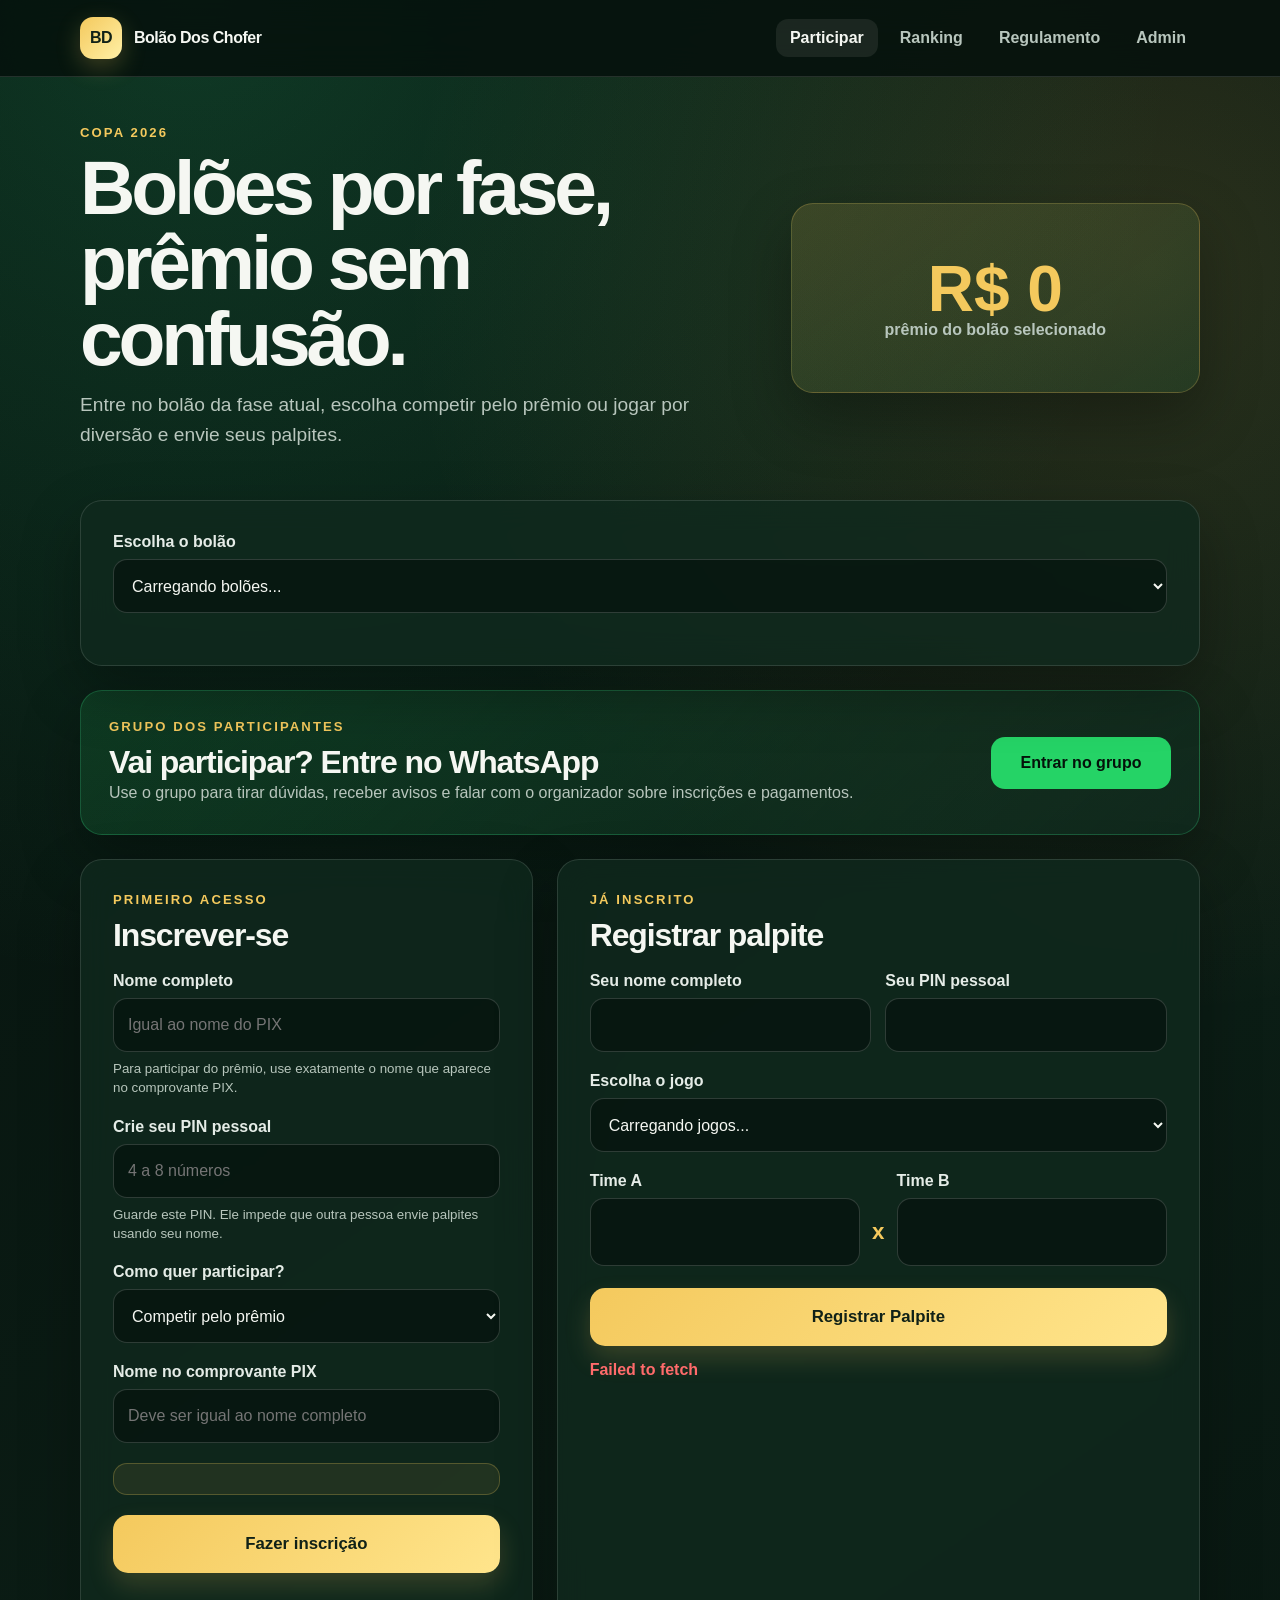
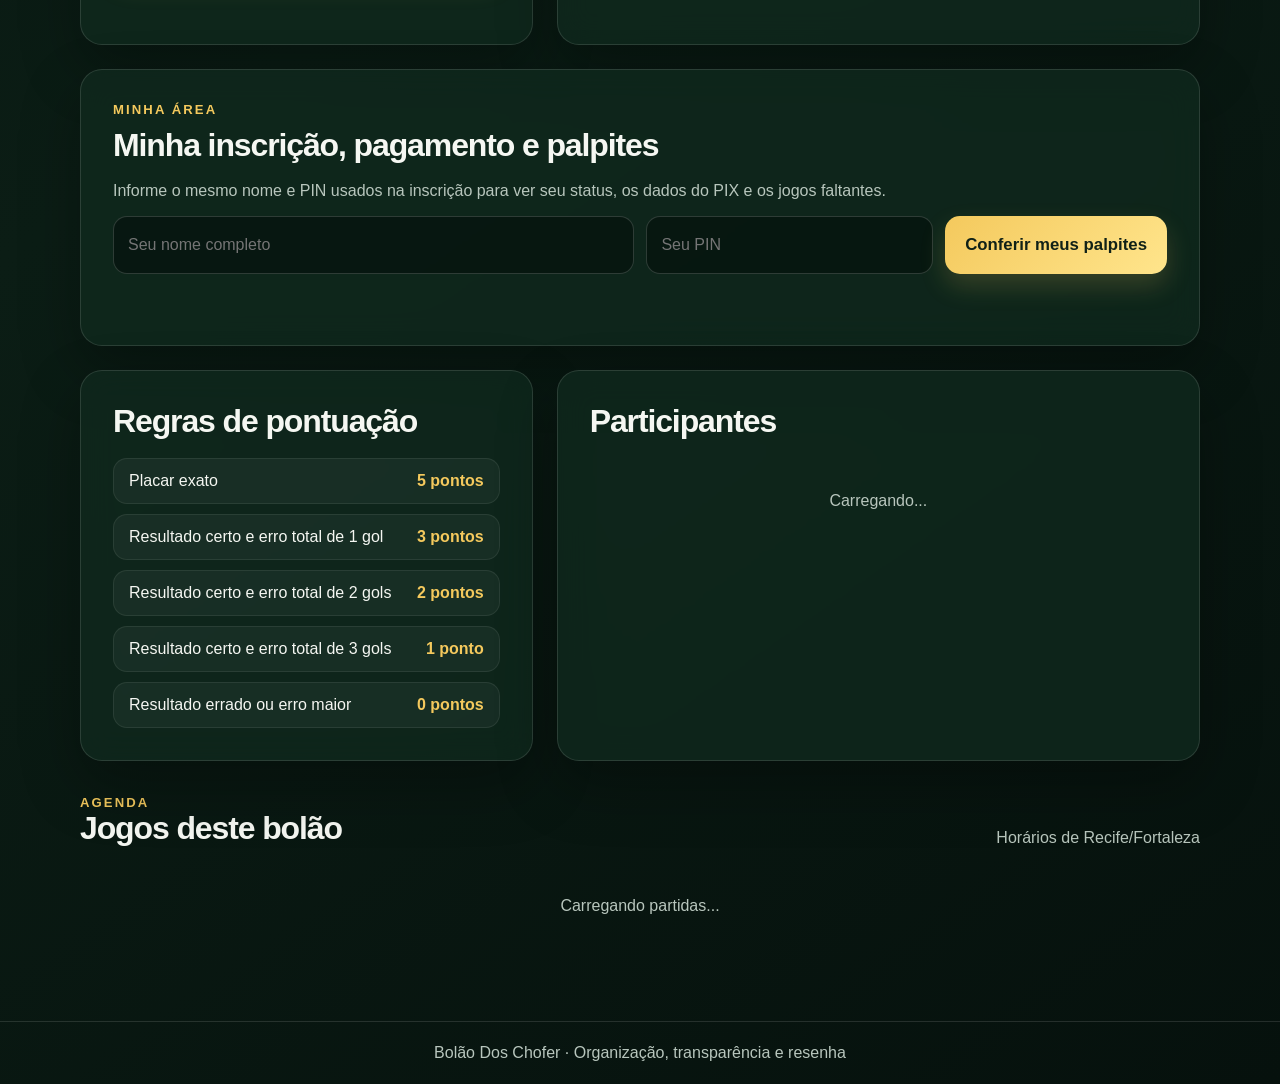
<file: index.html>
<!doctype html>
<html lang="pt-BR">
<head>
  <meta charset="utf-8">
  <meta name="viewport" content="width=device-width, initial-scale=1">
  <meta name="theme-color" content="#07140f">
  <title>Bolão Dos Chofer | Inscrição e palpites</title>
  <link rel="stylesheet" href="styles.css">
</head>
<body>
  <header class="site-header">
    <nav class="nav">
      <a class="brand" href="index.html"><span class="brand-mark">BD</span> Bolão Dos Chofer</a>
      <div class="nav-links">
        <a class="active" href="index.html">Participar</a>
        <a href="ranking.html">Ranking</a>
        <a href="regulamento.html">Regulamento</a>
        <a href="admin.html">Admin</a>
      </div>
    </nav>
  </header>

  <main class="container">
    <section class="hero">
      <div>
        <p class="eyebrow">Copa 2026</p>
        <h1>Bolões por fase, prêmio sem confusão.</h1>
        <p class="lead">Entre no bolão da fase atual, escolha competir pelo prêmio ou jogar por diversão e envie seus palpites.</p>
      </div>
      <div class="hero-score"><div><strong id="heroPrize">R$ 0</strong><span>prêmio do bolão selecionado</span></div></div>
    </section>

    <section class="card pool-selector">
      <div class="form-group">
        <label for="poolId">Escolha o bolão</label>
        <select id="poolId"><option value="">Carregando bolões...</option></select>
      </div>
      <div id="poolSummary" class="pool-summary"></div>
    </section>

    <aside class="whatsapp-card">
      <div>
        <p class="eyebrow">Grupo dos participantes</p>
        <h2>Vai participar? Entre no WhatsApp</h2>
        <p>Use o grupo para tirar dúvidas, receber avisos e falar com o organizador sobre inscrições e pagamentos.</p>
      </div>
      <a class="whatsapp-button" href="https://chat.whatsapp.com/BNcljh368CS6zEMuDwRXKo" target="_blank" rel="noopener noreferrer">Entrar no grupo</a>
    </aside>

    <div class="grid section-gap">
      <section class="card span-5">
        <p class="eyebrow">Primeiro acesso</p>
        <h2>Inscrever-se</h2>
        <form id="registrationForm" novalidate>
          <div class="form-group">
            <label for="registrationName">Nome completo</label>
            <input id="registrationName" maxlength="100" autocomplete="name" placeholder="Igual ao nome do PIX" required>
            <small>Para participar do prêmio, use exatamente o nome que aparece no comprovante PIX.</small>
          </div>
          <div class="form-group">
            <label for="registrationPin">Crie seu PIN pessoal</label>
            <input id="registrationPin" type="password" inputmode="numeric" minlength="4" maxlength="8" placeholder="4 a 8 números" required>
            <small>Guarde este PIN. Ele impede que outra pessoa envie palpites usando seu nome.</small>
          </div>
          <div class="form-group">
            <label for="mode">Como quer participar?</label>
            <select id="mode">
              <option value="PAGO">Competir pelo prêmio</option>
              <option value="DIVERSAO">Só por diversão</option>
            </select>
          </div>
          <div class="form-group" id="pixNameGroup">
            <label for="pixName">Nome no comprovante PIX</label>
            <input id="pixName" maxlength="100" placeholder="Deve ser igual ao nome completo">
          </div>
          <div id="pixInstructions" class="notice"></div>
          <button class="button" id="registerButton" type="submit">Fazer inscrição</button>
          <p class="status-line" id="registrationStatus" role="status"></p>
        </form>
      </section>

      <section class="card span-7">
        <p class="eyebrow">Já inscrito</p>
        <h2>Registrar palpite</h2>
        <form id="guessForm" novalidate>
          <div class="two-fields">
            <div class="form-group">
              <label for="name">Seu nome completo</label>
              <input id="name" maxlength="100" autocomplete="name" required>
            </div>
            <div class="form-group">
              <label for="participantPin">Seu PIN pessoal</label>
              <input id="participantPin" type="password" inputmode="numeric" minlength="4" maxlength="8" required>
            </div>
          </div>
          <div class="form-group">
            <label for="matchId">Escolha o jogo</label>
            <select id="matchId" required><option value="">Carregando jogos...</option></select>
          </div>
          <div class="score-inputs">
            <div><label id="labelTeamA" for="guessA">Time A</label><input id="guessA" type="number" min="0" max="99" step="1" inputmode="numeric" required></div>
            <span class="score-x">x</span>
            <div><label id="labelTeamB" for="guessB">Time B</label><input id="guessB" type="number" min="0" max="99" step="1" inputmode="numeric" required></div>
          </div>
          <div class="spacer"></div>
          <button class="button" id="submitButton" type="submit">Registrar Palpite</button>
          <p class="status-line" id="formStatus" role="status"></p>
        </form>
      </section>
    </div>

    <section class="card section-gap">
      <p class="eyebrow">Minha área</p>
      <h2>Minha inscrição, pagamento e palpites</h2>
      <p class="muted">Informe o mesmo nome e PIN usados na inscrição para ver seu status, os dados do PIX e os jogos faltantes.</p>
      <form id="dashboardForm" class="inline-form">
        <input id="dashboardName" maxlength="100" placeholder="Seu nome completo" required>
        <input id="dashboardPin" type="password" inputmode="numeric" minlength="4" maxlength="8" placeholder="Seu PIN" required>
        <button class="button" id="dashboardButton" type="submit">Conferir meus palpites</button>
      </form>
      <p class="status-line" id="dashboardStatus"></p>
      <div id="paymentPanel"></div>
      <div id="dashboardSummary"></div>
      <div id="myGuesses" class="match-list"></div>
    </section>

    <div class="grid section-gap">
      <aside class="card span-5">
        <h2>Regras de pontuação</h2>
        <div class="rules">
          <div class="rule"><span>Placar exato</span><strong>5 pontos</strong></div>
          <div class="rule"><span>Resultado certo e erro total de 1 gol</span><strong>3 pontos</strong></div>
          <div class="rule"><span>Resultado certo e erro total de 2 gols</span><strong>2 pontos</strong></div>
          <div class="rule"><span>Resultado certo e erro total de 3 gols</span><strong>1 ponto</strong></div>
          <div class="rule"><span>Resultado errado ou erro maior</span><strong>0 pontos</strong></div>
        </div>
      </aside>
      <section class="card span-7">
        <h2>Participantes</h2>
        <div id="participantList" class="participant-list"><div class="empty-state">Carregando...</div></div>
      </section>
    </div>

    <div class="section-heading"><div><p class="eyebrow">Agenda</p><h2>Jogos deste bolão</h2></div><p class="muted">Horários de Recife/Fortaleza</p></div>
    <section id="openMatches" class="match-list"><div class="empty-state">Carregando partidas...</div></section>
  </main>

  <footer class="footer">Bolão Dos Chofer · Organização, transparência e resenha</footer>
  <script src="config.js"></script>
  <script src="app.js"></script>
</body>
</html>
</file>
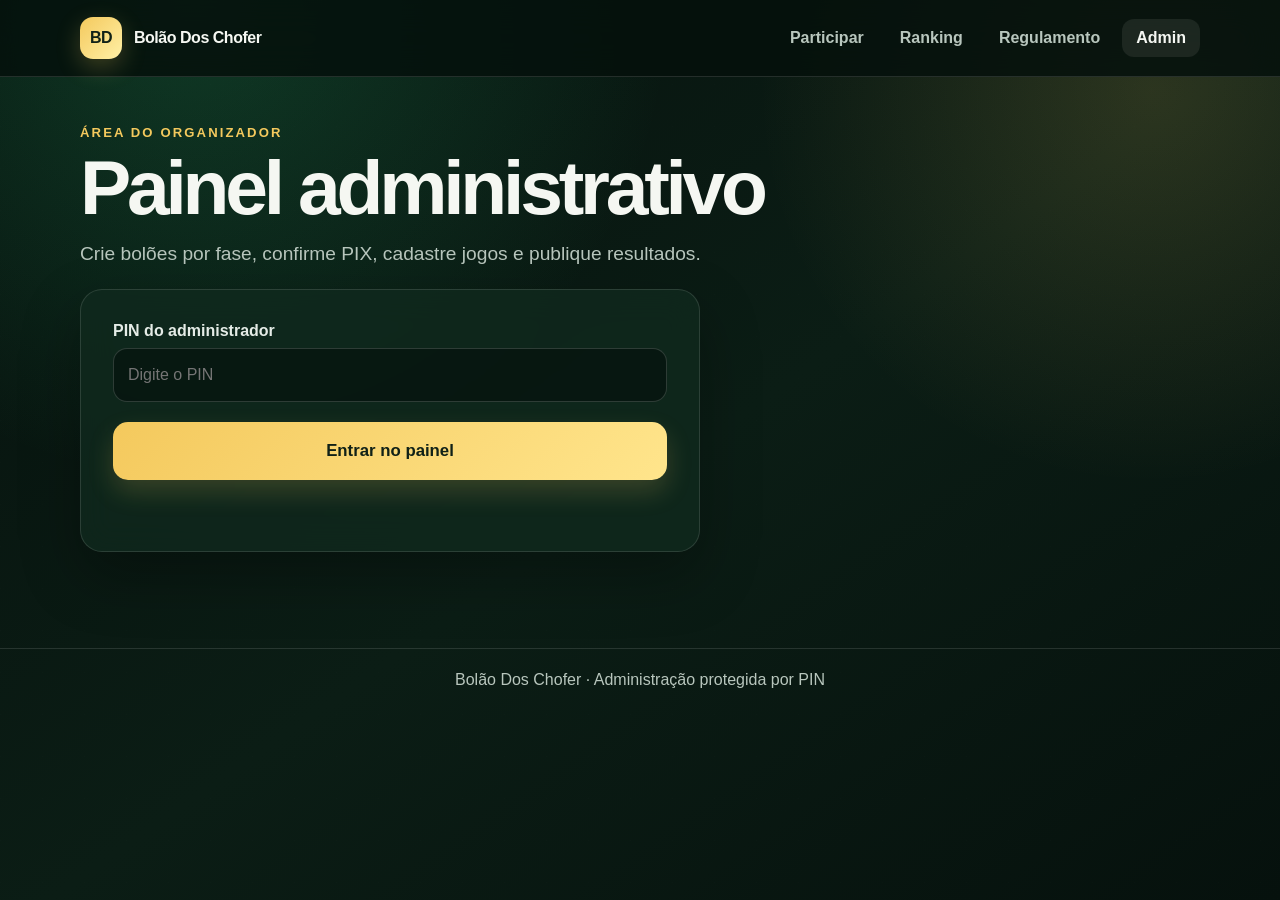
<file: admin.html>
<!doctype html>
<html lang="pt-BR">
<head>
  <meta charset="utf-8"><meta name="viewport" content="width=device-width, initial-scale=1">
  <meta name="theme-color" content="#07140f"><title>Bolão Dos Chofer | Administração</title>
  <link rel="stylesheet" href="styles.css">
</head>
<body>
  <header class="site-header"><nav class="nav">
    <a class="brand" href="index.html"><span class="brand-mark">BD</span> Bolão Dos Chofer</a>
    <div class="nav-links"><a href="index.html">Participar</a><a href="ranking.html">Ranking</a><a href="regulamento.html">Regulamento</a><a class="active" href="admin.html">Admin</a></div>
  </nav></header>
  <main class="container">
    <section><p class="eyebrow">Área do organizador</p><h1>Painel administrativo</h1><p class="lead">Crie bolões por fase, confirme PIX, cadastre jogos e publique resultados.</p></section>
    <section class="card pin-card">
      <div class="form-group"><label for="adminPin">PIN do administrador</label><input id="adminPin" type="password" inputmode="numeric" placeholder="Digite o PIN"></div>
      <button class="button" id="loadAdminButton" type="button">Entrar no painel</button>
      <p class="status-line" id="adminStatus"></p>
    </section>

    <div id="adminContent" hidden>
      <section class="card admin-pool-selector">
        <div class="form-group">
          <label for="adminPoolFilter">Administrando o bolão</label>
          <select id="adminPoolFilter"></select>
          <small>Jogos, resultados, inscrições, pagamentos e backup abaixo pertencem somente ao bolão selecionado.</small>
        </div>
        <button class="button secondary refresh-admin-button" id="refreshAdminButton" type="button">Atualizar dados</button>
      </section>

      <div class="admin-grid">
        <section class="card">
          <h2 id="poolFormTitle">Criar novo bolão</h2>
          <form id="poolForm">
            <input id="editingPoolId" type="hidden">
            <div class="form-group"><label for="poolName">Nome</label><input id="poolName" placeholder="Ex.: Bolão das Quartas" required></div>
            <div class="form-group"><label for="poolPhase">Fase</label><input id="poolPhase" placeholder="Ex.: Quartas de final" required></div>
            <div class="two-fields">
              <div class="form-group"><label for="poolFee">Inscrição (R$)</label><input id="poolFee" type="number" min="0" step="0.01" value="5" required><small>Use 0 para criar um bolão gratuito.</small></div>
              <div class="form-group"><label for="poolDeadline">Prazo para entrar</label><input id="poolDeadline" type="datetime-local" required><small>No gratuito, pode ser até o fim da fase. No pago, deve ser antes do primeiro jogo.</small></div>
            </div>
            <div class="form-group"><label for="pixKey">Chave PIX</label><input id="pixKey" placeholder="CPF, telefone, e-mail ou aleatória"></div>
            <div class="form-group"><label for="pixOwner">Titular do PIX</label><input id="pixOwner" placeholder="Nome do recebedor"></div>
            <button class="button" id="poolSubmitButton" type="submit">Criar Bolão</button>
            <button class="button secondary form-cancel" id="cancelPoolEdit" type="button" hidden>Cancelar edição</button>
            <p class="status-line" id="poolStatus"></p>
          </form>
        </section>

        <section class="card">
          <h2 id="matchFormTitle">Cadastrar jogo</h2>
          <form id="matchForm">
            <input id="editingMatchId" type="hidden">
            <div class="form-group"><label for="matchPoolId">Bolão</label><select id="matchPoolId"></select></div>
            <div class="form-group"><label for="phase">Fase</label><input id="phase" required></div>
            <div class="two-fields">
              <div class="form-group"><label for="teamA">Time A</label><input id="teamA" list="knownTeams" required></div>
              <div class="form-group"><label for="teamB">Time B</label><input id="teamB" list="knownTeams" required></div>
            </div>
            <datalist id="knownTeams"></datalist>
            <div class="form-group"><label for="matchDate">Data e hora</label><input id="matchDate" type="datetime-local" required></div>
            <div id="matchRuleNotice" class="notice compact-notice"></div>
            <button class="button" id="matchSubmitButton" type="submit">Cadastrar Jogo</button>
            <button class="button secondary form-cancel" id="cancelMatchEdit" type="button" hidden>Cancelar edição</button>
            <p class="status-line" id="matchStatus"></p>
          </form>
        </section>
      </div>

      <div class="admin-grid section-gap">
        <section class="card">
          <h2>Lançar resultado</h2>
          <form id="resultForm">
            <div class="form-group"><label for="resultMatchId">Jogo</label><select id="resultMatchId"></select></div>
            <div class="score-inputs">
              <div><label id="resultLabelA" for="resultA">Time A</label><input id="resultA" type="number" min="0" max="99" required></div>
              <span class="score-x">x</span>
              <div><label id="resultLabelB" for="resultB">Time B</label><input id="resultB" type="number" min="0" max="99" required></div>
            </div>
            <div class="spacer"></div><button class="button" type="submit">Publicar Resultado</button><p class="status-line" id="resultStatus"></p>
          </form>
        </section>
        <section class="card">
          <h2>Bolões cadastrados</h2>
          <div id="poolAdminList" class="participant-list"></div>
        </section>
      </div>

      <div class="section-heading"><div><p class="eyebrow">Correções</p><h2>Jogos cadastrados</h2></div></div>
      <div id="matchAdminList" class="match-list"></div>

      <div class="section-heading"><div><p class="eyebrow">Segurança</p><h2>Backup e histórico</h2></div></div>
      <section class="card">
        <p class="muted">O backup CSV baixa uma cópia dos bolões, inscrições, jogos, palpites e pagamentos para seu computador.</p>
        <button class="button" id="backupButton" type="button">Baixar backup CSV</button>
        <div id="auditList" class="audit-list"></div>
      </section>

      <div class="section-heading"><div><p class="eyebrow">Conferência e suporte</p><h2>Inscrições e pagamentos</h2></div></div>
      <div class="notice compact-notice">Participantes sem PIX confirmado podem palpitar, mas ficam fora da disputa do prêmio até você confirmar o recebimento. Confirmar o PIX aprova automaticamente a inscrição paga.</div>
      <div class="filter-bar"><label for="adminParticipantFilter">Localizar participante</label><input id="adminParticipantFilter" type="search" placeholder="Digite o nome"></div>
      <div class="table-wrap"><table><thead><tr><th>Bolão</th><th>Nome da inscrição</th><th>Nome no PIX</th><th>Cadastro</th><th>Pagamento</th><th>Ação</th></tr></thead><tbody id="paymentBody"></tbody></table></div>
    </div>
  </main>

  <dialog class="confirm-dialog" id="actionConfirmDialog">
    <div class="confirm-dialog-content">
      <span class="confirm-dialog-icon" id="confirmDialogIcon">!</span>
      <h2 id="confirmDialogTitle">Confirmar ação</h2>
      <p id="confirmDialogMessage"></p>
      <div class="confirm-dialog-verification" id="confirmDialogVerification" hidden>
        <label for="confirmDialogInput">Digite o nome exato para confirmar</label>
        <input id="confirmDialogInput" autocomplete="off">
        <small id="confirmDialogHint"></small>
        <p class="status-line error" id="confirmDialogError"></p>
      </div>
      <div class="confirm-dialog-actions">
        <button class="button secondary" id="confirmDialogCancel" type="button">Voltar</button>
        <button class="button" id="confirmDialogAccept" type="button">Confirmar</button>
      </div>
    </div>
  </dialog>
  <div class="admin-toast" id="adminToast" role="status" aria-live="polite"></div>

  <footer class="footer">Bolão Dos Chofer · Administração protegida por PIN</footer>
  <script src="config.js"></script><script src="admin.js"></script>
</body>
</html>
</file>
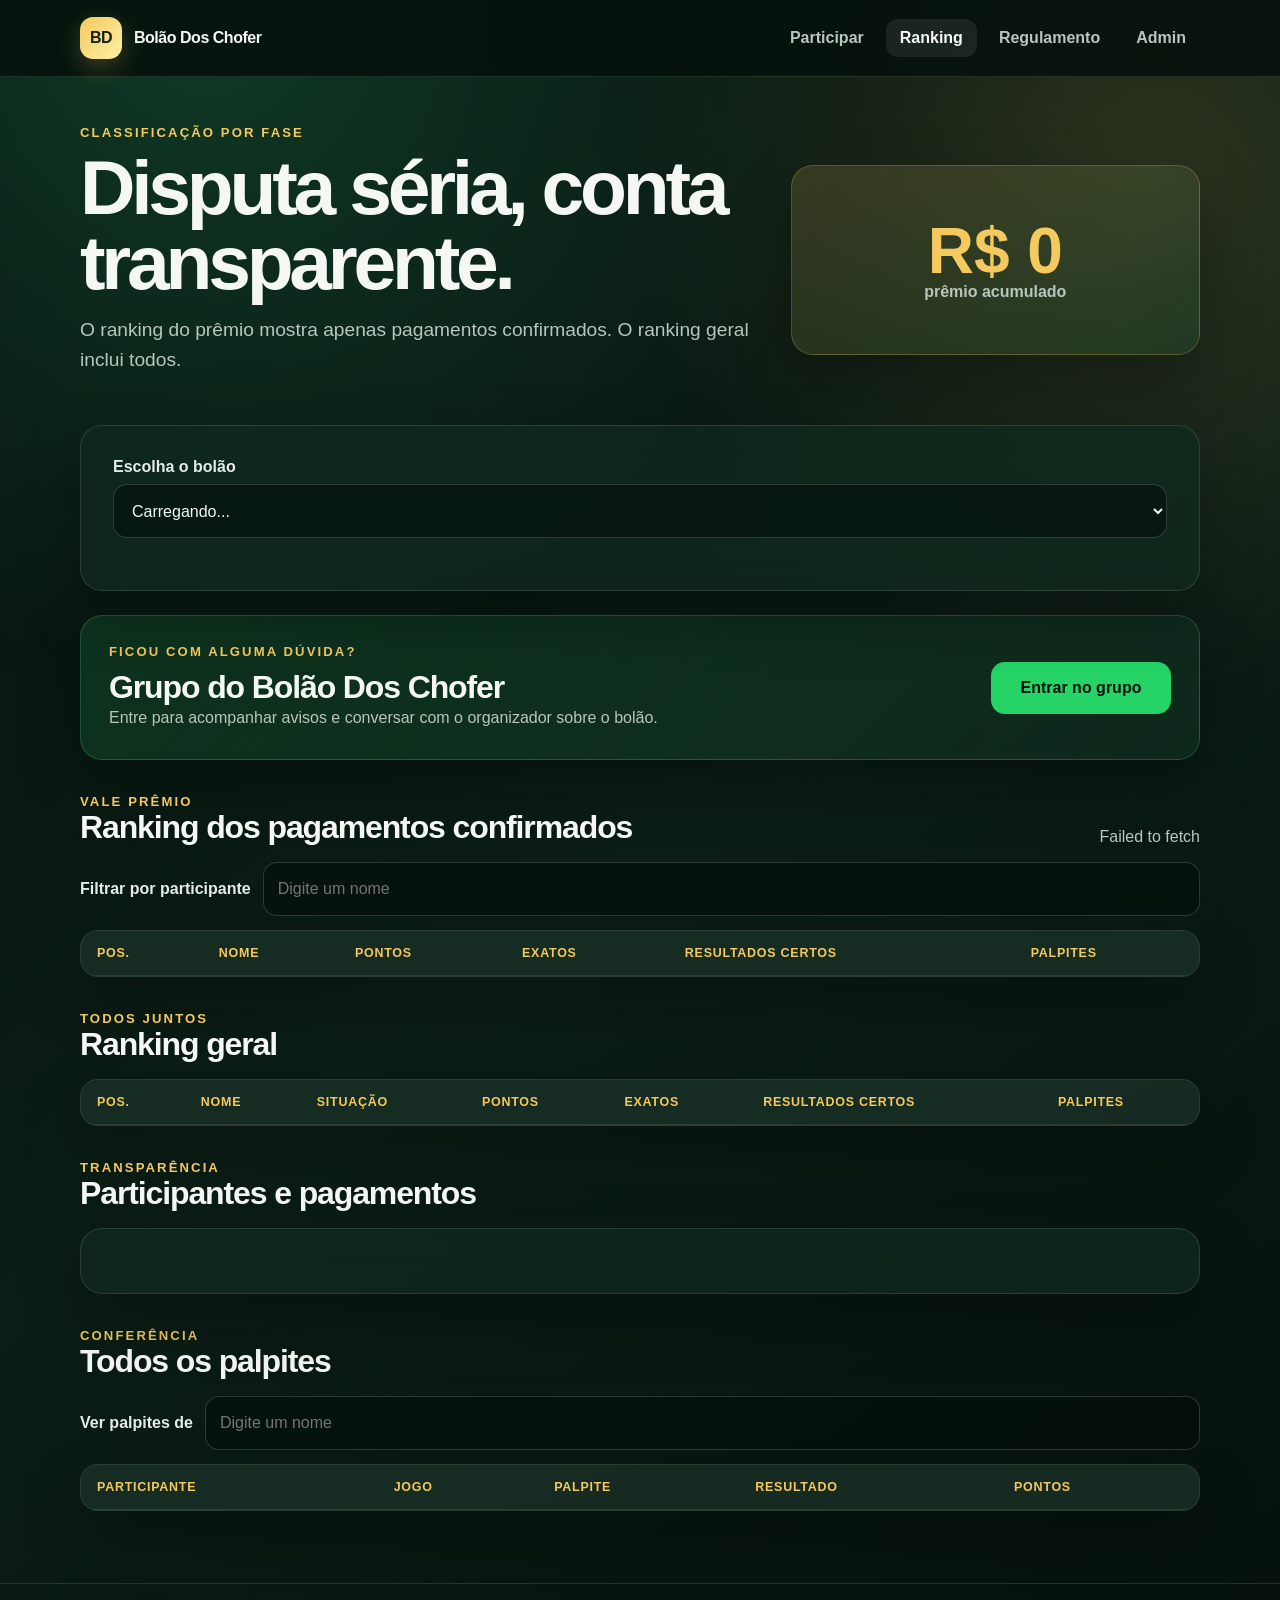
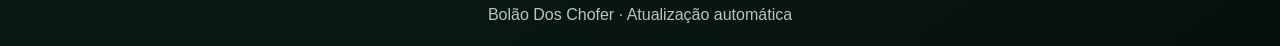
<file: ranking.html>
<!doctype html>
<html lang="pt-BR">
<head>
  <meta charset="utf-8"><meta name="viewport" content="width=device-width, initial-scale=1">
  <meta name="theme-color" content="#07140f"><title>Bolão Dos Chofer | Ranking</title>
  <link rel="stylesheet" href="styles.css">
</head>
<body>
  <header class="site-header"><nav class="nav">
    <a class="brand" href="index.html"><span class="brand-mark">BD</span> Bolão Dos Chofer</a>
    <div class="nav-links"><a href="index.html">Participar</a><a class="active" href="ranking.html">Ranking</a><a href="regulamento.html">Regulamento</a><a href="admin.html">Admin</a></div>
  </nav></header>
  <main class="container">
    <section class="hero">
      <div><p class="eyebrow">Classificação por fase</p><h1>Disputa séria, conta transparente.</h1><p class="lead">O ranking do prêmio mostra apenas pagamentos confirmados. O ranking geral inclui todos.</p></div>
      <div class="hero-score"><div><strong id="prizeValue">R$ 0</strong><span>prêmio acumulado</span></div></div>
    </section>
    <section class="card pool-selector">
      <div class="form-group"><label for="poolId">Escolha o bolão</label><select id="poolId"><option>Carregando...</option></select></div>
      <div id="poolSummary" class="pool-summary"></div>
    </section>

    <aside class="whatsapp-card">
      <div>
        <p class="eyebrow">Ficou com alguma dúvida?</p>
        <h2>Grupo do Bolão Dos Chofer</h2>
        <p>Entre para acompanhar avisos e conversar com o organizador sobre o bolão.</p>
      </div>
      <a class="whatsapp-button" href="https://chat.whatsapp.com/BNcljh368CS6zEMuDwRXKo" target="_blank" rel="noopener noreferrer">Entrar no grupo</a>
    </aside>

    <div class="section-heading"><div><p class="eyebrow">Vale prêmio</p><h2>Ranking dos pagamentos confirmados</h2></div><p id="refreshStatus" class="muted">Carregando...</p></div>
    <div class="filter-bar"><label for="rankingFilter">Filtrar por participante</label><input id="rankingFilter" type="search" placeholder="Digite um nome"></div>
    <div class="table-wrap"><table><thead><tr><th>Pos.</th><th>Nome</th><th>Pontos</th><th>Exatos</th><th>Resultados certos</th><th>Palpites</th></tr></thead><tbody id="paidRankingBody"></tbody></table></div>

    <div class="section-heading"><div><p class="eyebrow">Todos juntos</p><h2>Ranking geral</h2></div></div>
    <div class="table-wrap"><table><thead><tr><th>Pos.</th><th>Nome</th><th>Situação</th><th>Pontos</th><th>Exatos</th><th>Resultados certos</th><th>Palpites</th></tr></thead><tbody id="generalRankingBody"></tbody></table></div>

    <div class="section-heading"><div><p class="eyebrow">Transparência</p><h2>Participantes e pagamentos</h2></div></div>
    <div id="participantList" class="participant-list card"></div>

    <div class="section-heading"><div><p class="eyebrow">Conferência</p><h2>Todos os palpites</h2></div></div>
    <div class="filter-bar"><label for="guessFilter">Ver palpites de</label><input id="guessFilter" type="search" placeholder="Digite um nome"></div>
    <div class="table-wrap"><table><thead><tr><th>Participante</th><th>Jogo</th><th>Palpite</th><th>Resultado</th><th>Pontos</th></tr></thead><tbody id="guessesBody"></tbody></table></div>
  </main>
  <footer class="footer">Bolão Dos Chofer · Atualização automática</footer>
  <script src="config.js"></script><script src="ranking.js"></script>
</body>
</html>
</file>
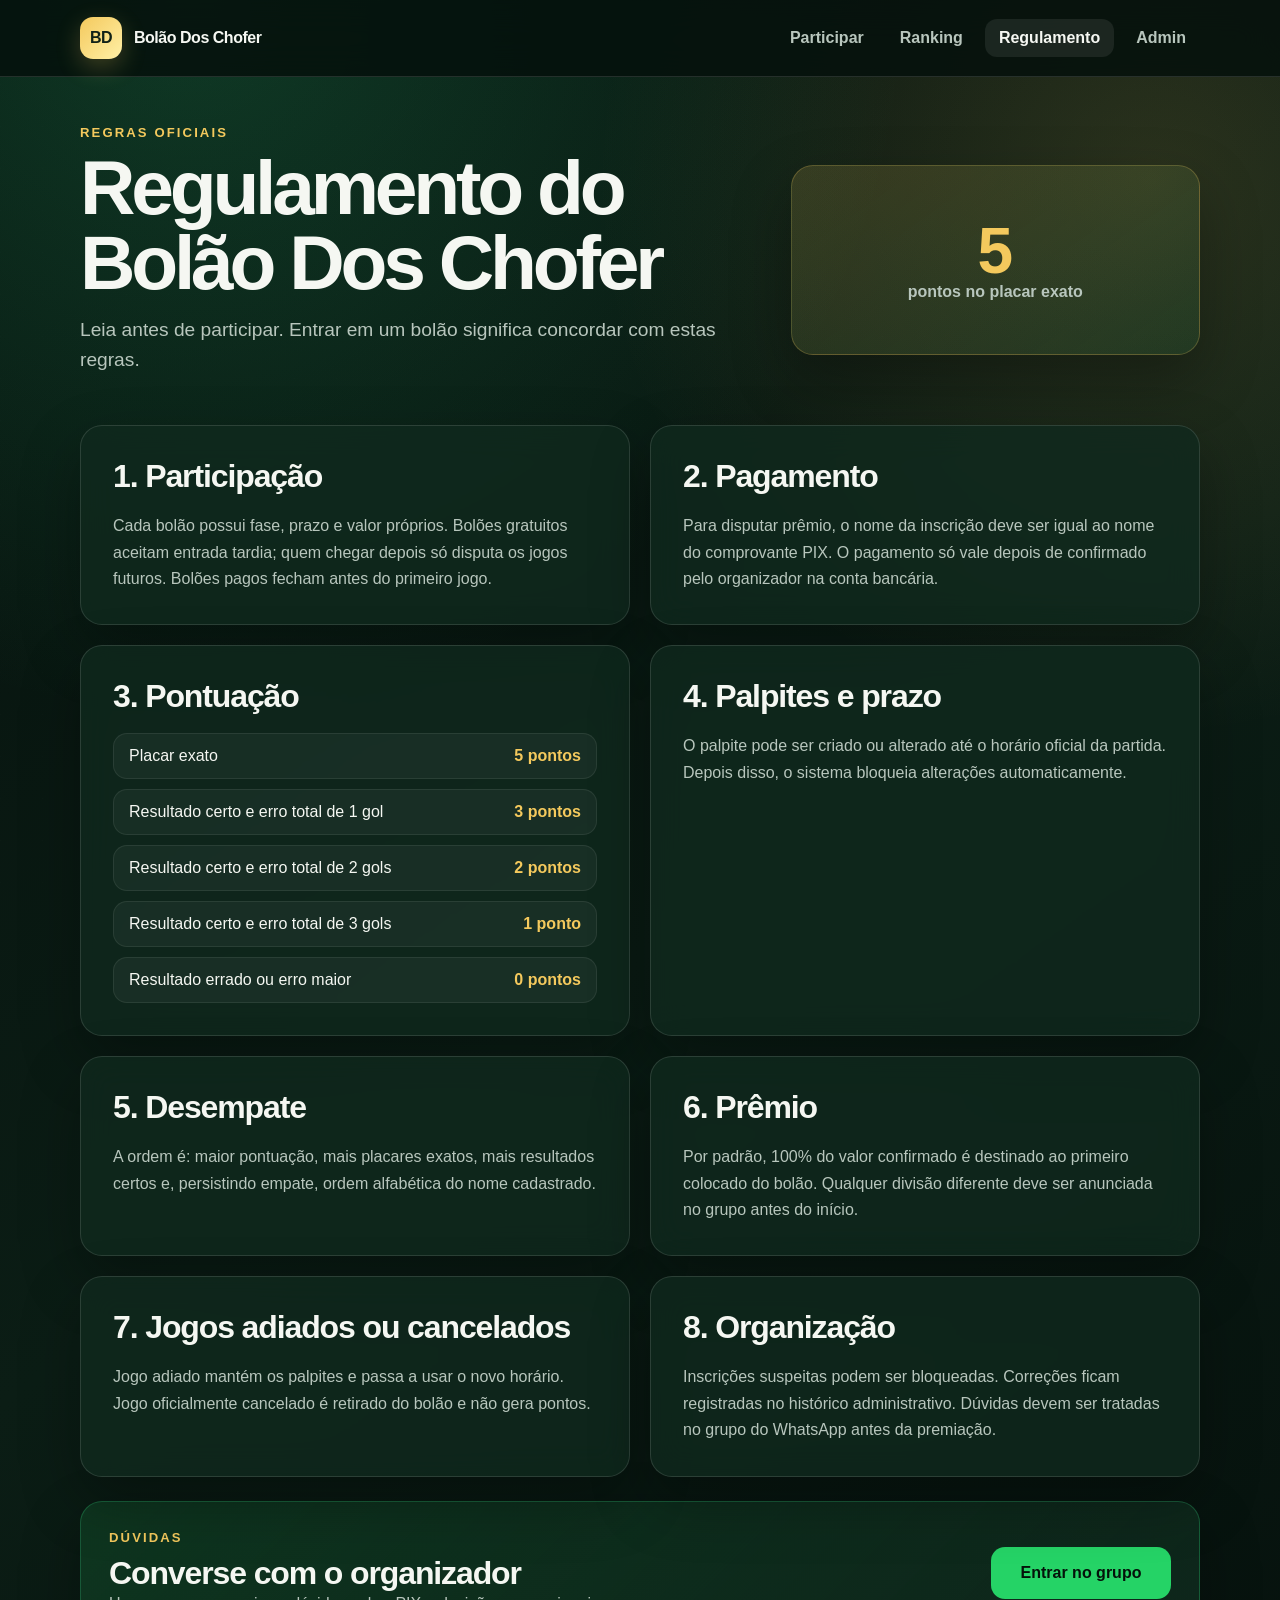
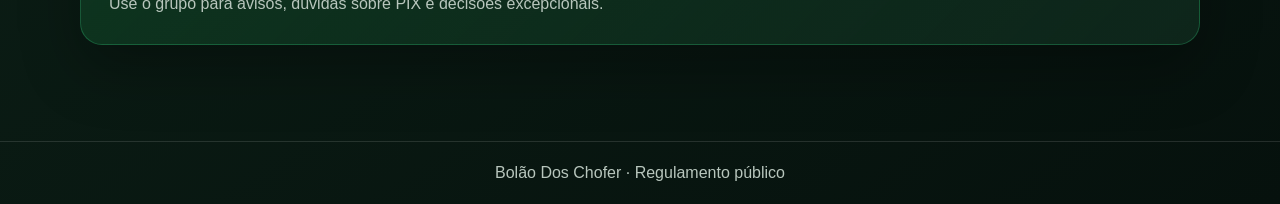
<file: regulamento.html>
<!doctype html>
<html lang="pt-BR">
<head>
  <meta charset="utf-8">
  <meta name="viewport" content="width=device-width, initial-scale=1">
  <meta name="theme-color" content="#07140f">
  <title>Bolão Dos Chofer | Regulamento</title>
  <link rel="stylesheet" href="styles.css">
</head>
<body>
  <header class="site-header">
    <nav class="nav">
      <a class="brand" href="index.html"><span class="brand-mark">BD</span> Bolão Dos Chofer</a>
      <div class="nav-links">
        <a href="index.html">Participar</a>
        <a href="ranking.html">Ranking</a>
        <a class="active" href="regulamento.html">Regulamento</a>
        <a href="admin.html">Admin</a>
      </div>
    </nav>
  </header>
  <main class="container rules-page">
    <section class="hero">
      <div>
        <p class="eyebrow">Regras oficiais</p>
        <h1>Regulamento do Bolão Dos Chofer</h1>
        <p class="lead">Leia antes de participar. Entrar em um bolão significa concordar com estas regras.</p>
      </div>
      <div class="hero-score"><div><strong>5</strong><span>pontos no placar exato</span></div></div>
    </section>

    <section class="rules-grid">
      <article class="card"><h2>1. Participação</h2><p>Cada bolão possui fase, prazo e valor próprios. Bolões gratuitos aceitam entrada tardia; quem chegar depois só disputa os jogos futuros. Bolões pagos fecham antes do primeiro jogo.</p></article>
      <article class="card"><h2>2. Pagamento</h2><p>Para disputar prêmio, o nome da inscrição deve ser igual ao nome do comprovante PIX. O pagamento só vale depois de confirmado pelo organizador na conta bancária.</p></article>
      <article class="card"><h2>3. Pontuação</h2><div class="rules">
        <div class="rule"><span>Placar exato</span><strong>5 pontos</strong></div>
        <div class="rule"><span>Resultado certo e erro total de 1 gol</span><strong>3 pontos</strong></div>
        <div class="rule"><span>Resultado certo e erro total de 2 gols</span><strong>2 pontos</strong></div>
        <div class="rule"><span>Resultado certo e erro total de 3 gols</span><strong>1 ponto</strong></div>
        <div class="rule"><span>Resultado errado ou erro maior</span><strong>0 pontos</strong></div>
      </div></article>
      <article class="card"><h2>4. Palpites e prazo</h2><p>O palpite pode ser criado ou alterado até o horário oficial da partida. Depois disso, o sistema bloqueia alterações automaticamente.</p></article>
      <article class="card"><h2>5. Desempate</h2><p>A ordem é: maior pontuação, mais placares exatos, mais resultados certos e, persistindo empate, ordem alfabética do nome cadastrado.</p></article>
      <article class="card"><h2>6. Prêmio</h2><p>Por padrão, 100% do valor confirmado é destinado ao primeiro colocado do bolão. Qualquer divisão diferente deve ser anunciada no grupo antes do início.</p></article>
      <article class="card"><h2>7. Jogos adiados ou cancelados</h2><p>Jogo adiado mantém os palpites e passa a usar o novo horário. Jogo oficialmente cancelado é retirado do bolão e não gera pontos.</p></article>
      <article class="card"><h2>8. Organização</h2><p>Inscrições suspeitas podem ser bloqueadas. Correções ficam registradas no histórico administrativo. Dúvidas devem ser tratadas no grupo do WhatsApp antes da premiação.</p></article>
    </section>

    <aside class="whatsapp-card">
      <div><p class="eyebrow">Dúvidas</p><h2>Converse com o organizador</h2><p>Use o grupo para avisos, dúvidas sobre PIX e decisões excepcionais.</p></div>
      <a class="whatsapp-button" href="https://chat.whatsapp.com/BNcljh368CS6zEMuDwRXKo" target="_blank" rel="noopener noreferrer">Entrar no grupo</a>
    </aside>
  </main>
  <footer class="footer">Bolão Dos Chofer · Regulamento público</footer>
</body>
</html>
</file>
<file: styles.css>
:root {
  --bg: #07140f;
  --bg-soft: #0d2118;
  --card: rgba(16, 42, 30, 0.78);
  --card-strong: rgba(13, 35, 25, 0.96);
  --line: rgba(255, 255, 255, 0.12);
  --text: #f5f7f2;
  --muted: #b8c6bd;
  --gold: #f4c95d;
  --gold-dark: #c89522;
  --green: #32d583;
  --danger: #ff6b6b;
  --shadow: 0 24px 60px rgba(0, 0, 0, 0.3);
  --radius: 22px;
}

* {
  box-sizing: border-box;
}

html {
  scroll-behavior: smooth;
}

body {
  margin: 0;
  min-height: 100vh;
  color: var(--text);
  font-family: Inter, "Segoe UI", Arial, sans-serif;
  background:
    radial-gradient(circle at 15% 0%, rgba(50, 213, 131, 0.2), transparent 34%),
    radial-gradient(circle at 90% 10%, rgba(244, 201, 93, 0.14), transparent 28%),
    linear-gradient(145deg, #06110d 0%, #0b1d15 52%, #06110d 100%);
}

body::before {
  position: fixed;
  inset: 0;
  z-index: -1;
  content: "";
  opacity: 0.18;
  background-image:
    linear-gradient(rgba(255, 255, 255, 0.04) 1px, transparent 1px),
    linear-gradient(90deg, rgba(255, 255, 255, 0.04) 1px, transparent 1px);
  background-size: 42px 42px;
}

a {
  color: inherit;
}

.site-header {
  position: sticky;
  top: 0;
  z-index: 10;
  border-bottom: 1px solid var(--line);
  background: rgba(5, 17, 12, 0.86);
  backdrop-filter: blur(18px);
}

.nav {
  width: min(1120px, calc(100% - 32px));
  min-height: 76px;
  margin: auto;
  display: flex;
  align-items: center;
  justify-content: space-between;
  gap: 20px;
}

.brand {
  display: flex;
  align-items: center;
  gap: 12px;
  text-decoration: none;
  font-weight: 900;
  letter-spacing: -0.03em;
}

.brand-mark {
  width: 42px;
  height: 42px;
  display: grid;
  place-items: center;
  color: #102117;
  border-radius: 13px;
  background: linear-gradient(135deg, var(--gold), #fff0a6);
  box-shadow: 0 8px 24px rgba(244, 201, 93, 0.24);
}

.nav-links {
  display: flex;
  gap: 8px;
}

.nav-links a {
  padding: 10px 14px;
  color: var(--muted);
  border-radius: 12px;
  text-decoration: none;
  font-weight: 700;
}

.nav-links a:hover,
.nav-links a.active {
  color: var(--text);
  background: rgba(255, 255, 255, 0.08);
}

.container {
  width: min(1120px, calc(100% - 32px));
  margin: 0 auto;
  padding: 48px 0 72px;
}

.hero {
  display: grid;
  grid-template-columns: 1.25fr 0.75fr;
  align-items: center;
  gap: 28px;
  margin-bottom: 30px;
}

.eyebrow {
  margin: 0 0 10px;
  color: var(--gold);
  font-size: 0.82rem;
  font-weight: 900;
  letter-spacing: 0.16em;
  text-transform: uppercase;
}

h1,
h2,
h3,
p {
  margin-top: 0;
}

h1 {
  max-width: 780px;
  margin-bottom: 14px;
  font-size: clamp(2.25rem, 7vw, 4.8rem);
  line-height: 0.98;
  letter-spacing: -0.055em;
}

h2 {
  margin-bottom: 18px;
  font-size: clamp(1.45rem, 4vw, 2rem);
  letter-spacing: -0.035em;
}

.lead {
  max-width: 700px;
  color: var(--muted);
  font-size: clamp(1rem, 2.5vw, 1.2rem);
  line-height: 1.6;
}

.hero-score {
  min-height: 190px;
  padding: 24px;
  display: grid;
  place-items: center;
  text-align: center;
  border: 1px solid rgba(244, 201, 93, 0.24);
  border-radius: var(--radius);
  background: linear-gradient(145deg, rgba(244, 201, 93, 0.15), rgba(50, 213, 131, 0.08));
  box-shadow: var(--shadow);
}

.hero-score strong {
  display: block;
  color: var(--gold);
  font-size: 4rem;
  line-height: 1;
}

.hero-score span {
  color: var(--muted);
  font-weight: 700;
}

.grid {
  display: grid;
  grid-template-columns: repeat(12, 1fr);
  gap: 24px;
}

.span-7 {
  grid-column: span 7;
}

.span-5 {
  grid-column: span 5;
}

.card {
  min-width: 0;
  padding: clamp(20px, 4vw, 32px);
  border: 1px solid var(--line);
  border-radius: var(--radius);
  background: var(--card);
  box-shadow: var(--shadow);
  backdrop-filter: blur(16px);
}

.form-group {
  margin-bottom: 20px;
}

.form-group small,
.participant-row small {
  display: block;
  margin-top: 7px;
  color: var(--muted);
  line-height: 1.45;
}

label {
  display: block;
  margin-bottom: 8px;
  color: #e5ece7;
  font-weight: 800;
}

input,
select {
  width: 100%;
  min-height: 54px;
  padding: 12px 14px;
  color: var(--text);
  border: 1px solid rgba(255, 255, 255, 0.16);
  border-radius: 14px;
  outline: none;
  background: rgba(3, 13, 9, 0.56);
  font: inherit;
  font-size: 1rem;
}

select option {
  color: #111;
}

input:focus,
select:focus {
  border-color: var(--gold);
  box-shadow: 0 0 0 4px rgba(244, 201, 93, 0.12);
}

.score-inputs {
  display: grid;
  grid-template-columns: 1fr auto 1fr;
  align-items: end;
  gap: 12px;
}

.score-inputs input {
  min-height: 68px;
  text-align: center;
  font-size: 1.6rem;
  font-weight: 900;
}

.score-x {
  padding-bottom: 21px;
  color: var(--gold);
  font-size: 1.4rem;
  font-weight: 900;
}

.button {
  width: 100%;
  min-height: 58px;
  padding: 14px 20px;
  border: 0;
  border-radius: 15px;
  color: #102117;
  cursor: pointer;
  background: linear-gradient(135deg, var(--gold), #ffe58c);
  box-shadow: 0 12px 26px rgba(244, 201, 93, 0.18);
  font: inherit;
  font-size: 1.05rem;
  font-weight: 900;
}

.button:hover {
  filter: brightness(1.06);
  transform: translateY(-1px);
}

.button:disabled {
  cursor: wait;
  filter: grayscale(0.4);
  opacity: 0.65;
  transform: none;
}

.button.secondary {
  color: var(--text);
  background: rgba(255, 255, 255, 0.1);
  box-shadow: none;
}

.section-gap {
  margin-top: 24px;
}

.spacer {
  height: 22px;
}

.two-fields {
  display: grid;
  grid-template-columns: repeat(2, minmax(0, 1fr));
  gap: 14px;
}

.pool-selector {
  margin-bottom: 24px;
}

.whatsapp-card {
  margin-bottom: 24px;
  padding: clamp(20px, 4vw, 28px);
  display: flex;
  align-items: center;
  justify-content: space-between;
  gap: 24px;
  border: 1px solid rgba(50, 213, 131, 0.28);
  border-radius: var(--radius);
  background: linear-gradient(135deg, rgba(37, 211, 102, 0.14), rgba(16, 42, 30, 0.82));
  box-shadow: var(--shadow);
}

.whatsapp-card h2,
.whatsapp-card p:last-child {
  margin-bottom: 0;
}

.whatsapp-card p:last-child {
  color: var(--muted);
  line-height: 1.55;
}

.whatsapp-button {
  min-width: 180px;
  min-height: 52px;
  padding: 14px 18px;
  display: inline-flex;
  align-items: center;
  justify-content: center;
  color: #04120a;
  border-radius: 14px;
  background: #25d366;
  text-align: center;
  text-decoration: none;
  font-weight: 900;
}

.whatsapp-button:hover {
  filter: brightness(1.08);
  transform: translateY(-1px);
}

.pool-summary {
  display: grid;
  grid-template-columns: repeat(4, minmax(0, 1fr));
  gap: 12px;
}

.pool-summary div {
  padding: 14px;
  border: 1px solid var(--line);
  border-radius: 14px;
  background: rgba(255, 255, 255, 0.045);
}

.pool-summary span,
.pool-summary strong,
.pool-summary small {
  display: block;
}

.pool-summary span {
  margin-bottom: 5px;
  color: var(--muted);
  font-size: 0.82rem;
}

.pool-summary strong {
  color: var(--gold);
}

.pool-summary small {
  margin-top: 4px;
  color: var(--muted);
}

.notice {
  margin-bottom: 20px;
  padding: 15px;
  color: var(--text);
  border: 1px solid rgba(244, 201, 93, 0.25);
  border-radius: 14px;
  background: rgba(244, 201, 93, 0.08);
  line-height: 1.55;
}

.compact-notice {
  padding: 12px 14px;
  font-size: 0.9rem;
}

.participant-list {
  display: grid;
  gap: 10px;
}

.participant-row {
  min-height: 54px;
  padding: 12px 14px;
  display: flex;
  align-items: center;
  justify-content: space-between;
  gap: 14px;
  border: 1px solid var(--line);
  border-radius: 14px;
  background: rgba(255, 255, 255, 0.04);
}

.pill.neutral {
  color: #d7dde8;
  background: rgba(215, 221, 232, 0.1);
}

.pill.danger {
  color: var(--danger);
  background: rgba(255, 107, 107, 0.1);
}

.mini-button {
  min-height: 38px;
  padding: 8px 12px;
  color: var(--text);
  border: 1px solid var(--line);
  border-radius: 10px;
  cursor: pointer;
  background: rgba(255, 255, 255, 0.08);
  font-weight: 800;
}

.mini-button.confirm {
  color: var(--green);
}

.mini-button.reject {
  color: var(--danger);
}

.action-row {
  display: flex;
  gap: 7px;
}

.form-cancel {
  margin-top: 10px;
}

.match-card-footer,
.guess-status {
  display: flex;
  align-items: center;
  justify-content: space-between;
  gap: 12px;
}

.inline-form {
  display: grid;
  grid-template-columns: 1fr 0.55fr auto;
  gap: 12px;
}

.inline-form .button {
  width: auto;
}

.progress-summary {
  margin: 16px 0;
  padding: 16px;
  display: flex;
  align-items: center;
  gap: 12px;
  border: 1px solid var(--line);
  border-radius: 14px;
  background: rgba(255, 255, 255, 0.04);
}

.progress-summary strong {
  color: var(--gold);
  font-size: 1.45rem;
}

.completed-match {
  border-color: rgba(50, 213, 131, 0.25);
}

.missing-match {
  border-color: rgba(244, 201, 93, 0.25);
}

.compact-teams {
  min-width: 280px;
  margin-top: 0;
}

.filter-bar {
  margin-bottom: 14px;
  display: flex;
  align-items: center;
  gap: 12px;
}

.filter-bar label {
  min-width: max-content;
  margin: 0;
}

.rules-grid {
  margin-bottom: 24px;
  display: grid;
  grid-template-columns: repeat(2, minmax(0, 1fr));
  gap: 20px;
}

.rules-grid p {
  margin-bottom: 0;
  color: var(--muted);
  line-height: 1.65;
}

.audit-list {
  margin-top: 18px;
  display: grid;
  gap: 8px;
}

.audit-row {
  padding: 11px 13px;
  display: grid;
  grid-template-columns: 150px 190px 1fr;
  gap: 12px;
  border-bottom: 1px solid var(--line);
}

.audit-row span,
.audit-row small {
  color: var(--muted);
}

.disabled-form {
  opacity: 0.7;
}

.rules {
  display: grid;
  gap: 10px;
}

.rule {
  padding: 13px 15px;
  display: flex;
  align-items: center;
  justify-content: space-between;
  gap: 12px;
  border: 1px solid rgba(255, 255, 255, 0.08);
  border-radius: 14px;
  background: rgba(255, 255, 255, 0.045);
}

.rule strong {
  min-width: 76px;
  color: var(--gold);
  text-align: right;
}

.match-list {
  display: grid;
  gap: 12px;
}

.match-card {
  padding: 16px;
  border: 1px solid var(--line);
  border-radius: 16px;
  background: rgba(255, 255, 255, 0.045);
}

.match-card .phase {
  color: var(--gold);
  font-size: 0.78rem;
  font-weight: 900;
  letter-spacing: 0.09em;
  text-transform: uppercase;
}

.teams {
  margin: 8px 0;
  display: flex;
  align-items: center;
  justify-content: space-between;
  gap: 12px;
  font-size: 1.05rem;
  font-weight: 900;
}

.teams span:nth-child(2) {
  color: var(--muted);
  font-size: 0.86rem;
}

.match-time,
.muted,
.status-line {
  color: var(--muted);
}

.status-line {
  min-height: 24px;
  margin: 15px 0 0;
  font-weight: 700;
}

.status-line.success {
  color: var(--green);
}

.status-line.error {
  color: var(--danger);
}

.section-heading {
  margin: 34px 0 16px;
  display: flex;
  align-items: end;
  justify-content: space-between;
  gap: 16px;
}

.section-heading h2,
.section-heading p {
  margin-bottom: 0;
}

.table-wrap {
  overflow-x: auto;
  border: 1px solid var(--line);
  border-radius: 18px;
  background: var(--card-strong);
  box-shadow: var(--shadow);
}

table {
  width: 100%;
  border-collapse: collapse;
  min-width: 720px;
}

th,
td {
  padding: 15px 16px;
  border-bottom: 1px solid var(--line);
  text-align: left;
}

th {
  color: var(--gold);
  background: rgba(255, 255, 255, 0.04);
  font-size: 0.78rem;
  letter-spacing: 0.06em;
  text-transform: uppercase;
}

tbody tr:last-child td {
  border-bottom: 0;
}

tbody tr:hover {
  background: rgba(255, 255, 255, 0.035);
}

.position {
  color: var(--gold);
  font-size: 1.15rem;
  font-weight: 900;
}

.pill {
  display: inline-block;
  padding: 6px 9px;
  border-radius: 999px;
  color: var(--green);
  background: rgba(50, 213, 131, 0.1);
  font-size: 0.8rem;
  font-weight: 800;
}

.pill.waiting {
  color: var(--gold);
  background: rgba(244, 201, 93, 0.1);
}

.empty-state {
  padding: 34px 20px;
  color: var(--muted);
  text-align: center;
}

.admin-grid {
  display: grid;
  grid-template-columns: repeat(2, minmax(0, 1fr));
  gap: 24px;
}

.admin-grid > * {
  min-width: 0;
}

.pin-card {
  max-width: 620px;
  margin-bottom: 24px;
}

.admin-pool-selector {
  margin-bottom: 24px;
  display: grid;
  grid-template-columns: 1fr auto;
  align-items: end;
  gap: 14px;
  border-color: rgba(244, 201, 93, 0.28);
}

.admin-pool-selector .form-group {
  margin-bottom: 0;
}

.refresh-admin-button {
  width: auto;
}

.payment-status-card {
  margin: 18px 0;
  padding: 18px;
  display: flex;
  align-items: center;
  justify-content: space-between;
  gap: 20px;
  border: 1px solid var(--line);
  border-radius: 16px;
  background: rgba(255, 255, 255, 0.04);
}

.payment-status-card h3 {
  margin: 10px 0 6px;
}

.payment-status-card p {
  margin-bottom: 6px;
  color: var(--muted);
  line-height: 1.55;
}

.payment-status-card.confirmed-status {
  border-color: rgba(50, 213, 131, 0.3);
}

.payment-status-card.waiting-status {
  border-color: rgba(244, 201, 93, 0.3);
}

.payment-status-card.danger-status {
  border-color: rgba(255, 107, 107, 0.3);
}

.payment-report-button {
  width: auto;
  min-width: 190px;
}

.action-complete {
  align-self: center;
  color: var(--success);
  font-size: 0.78rem;
  font-weight: 800;
}

.confirm-dialog {
  width: min(92vw, 480px);
  padding: 0;
  color: var(--text);
  border: 1px solid rgba(244, 201, 93, 0.3);
  border-radius: 22px;
  background: #0b2018;
  box-shadow: 0 28px 90px rgba(0, 0, 0, 0.65);
}

.confirm-dialog::backdrop {
  background: rgba(0, 8, 5, 0.82);
  backdrop-filter: blur(6px);
}

.confirm-dialog-content {
  padding: 28px;
  text-align: center;
}

.confirm-dialog-content h2 {
  margin: 14px 0 10px;
}

.confirm-dialog-content p {
  color: var(--muted);
  line-height: 1.6;
}

.confirm-dialog-verification {
  margin-top: 18px;
  text-align: left;
}

.confirm-dialog-verification label {
  display: block;
  margin-bottom: 8px;
  font-weight: 800;
}

.confirm-dialog-verification small {
  display: block;
  margin-top: 7px;
  color: var(--gold);
}

.confirm-dialog-icon {
  display: inline-grid;
  width: 52px;
  height: 52px;
  place-items: center;
  color: #092016;
  border-radius: 50%;
  background: var(--gold);
  font-size: 1.5rem;
  font-weight: 900;
}

.confirm-dialog-icon.danger {
  color: white;
  background: var(--danger);
}

.confirm-dialog-actions {
  display: grid;
  grid-template-columns: 1fr 1fr;
  gap: 12px;
  margin-top: 24px;
}

.danger-button {
  color: white;
  background: var(--danger);
}

.admin-toast {
  position: fixed;
  z-index: 100;
  right: 22px;
  bottom: 22px;
  max-width: min(420px, calc(100vw - 32px));
  padding: 15px 18px;
  opacity: 0;
  color: white;
  border: 1px solid rgba(50, 213, 131, 0.45);
  border-radius: 14px;
  background: #11603b;
  box-shadow: 0 18px 50px rgba(0, 0, 0, 0.45);
  font-weight: 800;
  pointer-events: none;
  transform: translateY(18px);
  transition: opacity 180ms ease, transform 180ms ease;
}

.admin-toast.visible {
  opacity: 1;
  transform: translateY(0);
}

.admin-toast.error {
  border-color: rgba(255, 107, 107, 0.5);
  background: #7a2626;
}

.footer {
  padding: 22px 16px;
  color: var(--muted);
  border-top: 1px solid var(--line);
  text-align: center;
}

@media (max-width: 820px) {
  .hero {
    grid-template-columns: 1fr;
  }

  .hero-score {
    min-height: 140px;
  }

  .span-7,
  .span-5 {
    grid-column: 1 / -1;
  }

  .admin-grid {
    grid-template-columns: 1fr;
  }

  .pool-summary {
    grid-template-columns: repeat(2, minmax(0, 1fr));
  }
}

@media (max-width: 600px) {
  .nav {
    width: min(100% - 20px, 1120px);
    min-height: auto;
    padding: 12px 0;
    align-items: flex-start;
    flex-direction: column;
  }

  .nav-links {
    width: 100%;
    overflow-x: auto;
  }

  .nav-links a {
    white-space: nowrap;
  }

  .container {
    width: min(100% - 20px, 1120px);
    padding-top: 32px;
  }

  .card {
    border-radius: 18px;
  }

  .section-heading {
    align-items: flex-start;
    flex-direction: column;
  }

  .two-fields,
  .pool-summary {
    grid-template-columns: 1fr;
  }

  .participant-row {
    align-items: flex-start;
    flex-direction: column;
  }

  .inline-form {
    grid-template-columns: 1fr;
  }

  .rules-grid {
    grid-template-columns: 1fr;
  }

  .audit-row {
    grid-template-columns: 1fr;
    gap: 4px;
  }

  .inline-form .button {
    width: 100%;
  }

  .match-card-footer,
  .guess-status,
  .filter-bar {
    align-items: stretch;
    flex-direction: column;
  }

  .compact-teams {
    min-width: 0;
  }

  .whatsapp-card {
    align-items: stretch;
    flex-direction: column;
  }

  .payment-status-card {
    align-items: stretch;
    flex-direction: column;
  }

  .admin-pool-selector {
    grid-template-columns: 1fr;
  }

  .refresh-admin-button {
    width: 100%;
  }

  .payment-report-button {
    width: 100%;
  }

  .confirm-dialog-actions {
    grid-template-columns: 1fr;
  }

  .admin-toast {
    right: 16px;
    bottom: 16px;
  }

  .whatsapp-button {
    width: 100%;
  }
}
</file>
